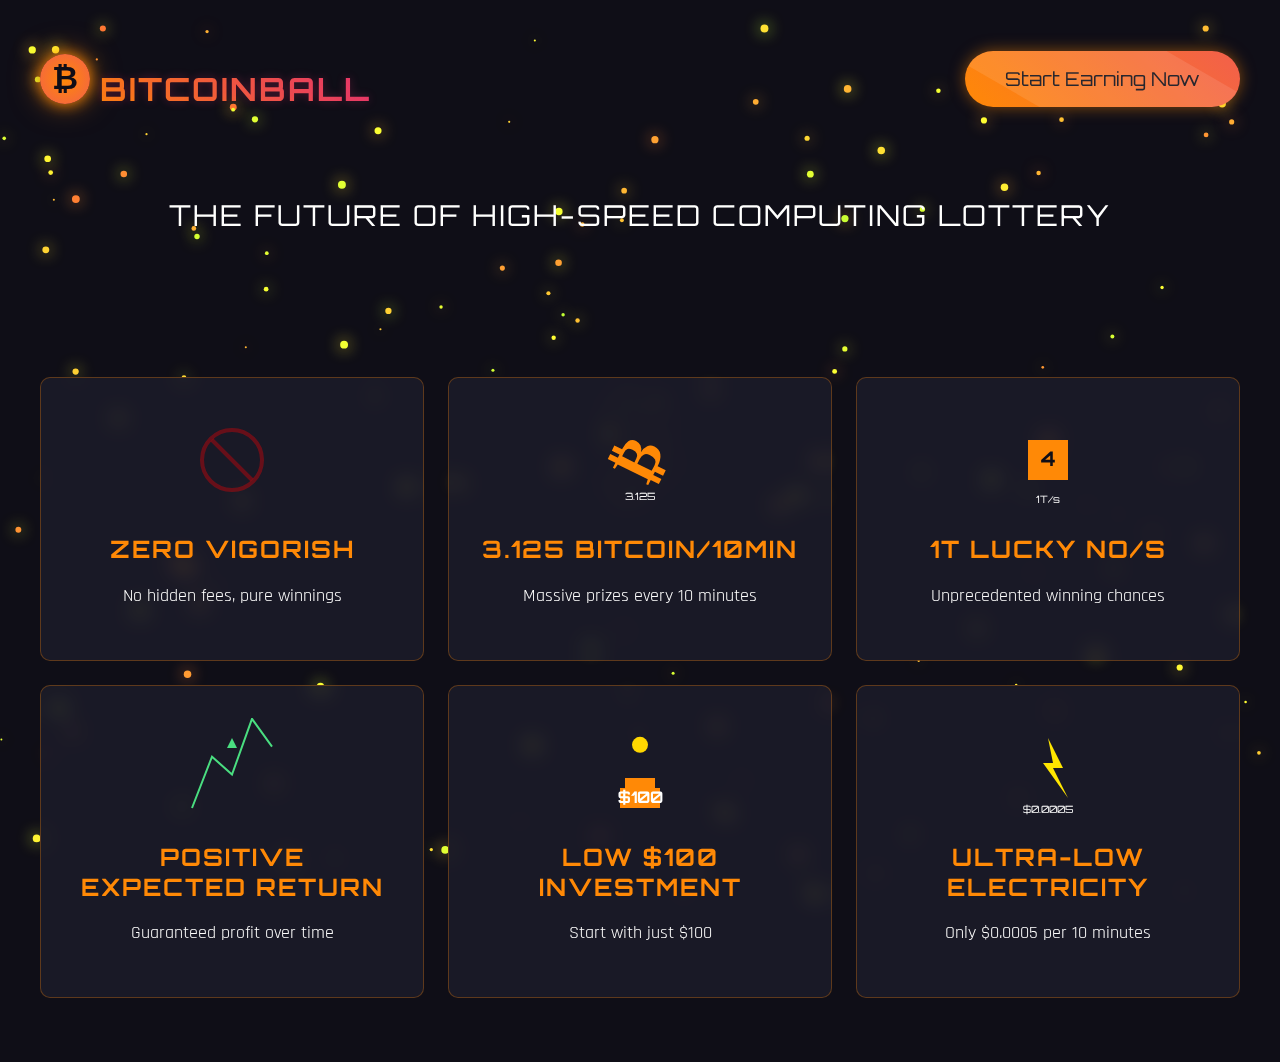
<file: index.html>
<!DOCTYPE html>
<html lang="en">
<head>
  <meta charset="UTF-8">
  <meta name="viewport" content="width=device-width, initial-scale=1.0">
  <title>BitcoinBall - High-Speed Bitcoin Lottery</title>
  <link rel="stylesheet" href="style.css">
  <link href="https://fonts.googleapis.com/css2?family=Orbitron:wght@400;700&family=Rajdhani:wght@300;500&display=swap" rel="stylesheet">
</head>
<body>
  <!-- 比特币粒子背景 -->
  <canvas id="bitcoinParticles"></canvas>
  
  <!-- 主内容区 -->
  <div class="container">
    <!-- Hero Section -->
    <div class="header-container">
      <div class="logo-title">
        <div class="bitcoin-model"></div>
        <h1>BitcoinBall</h1>
      </div>
      <button class="cta-glow">Start Earning Now</button>
    </div>
    <section class="hero">
      <h2>The Future of High-Speed Computing Lottery</h2>
    </section>
    
    <div class="value-props-container">
      <!-- 价值主张区 - 两行布局 -->
      <section class="value-props">
        <div class="prop-card">
          <canvas class="prop-canvas" id="vigorishCanvas"></canvas>
          <h3>Zero Vigorish</h3>
          <p>No hidden fees, pure winnings</p>
        </div>
        <div class="prop-card">
          <canvas class="prop-canvas" id="bitcoinCanvas"></canvas>
          <h3>3.125 Bitcoin/10min</h3>
          <p>Massive prizes every 10 minutes</p>
        </div>
        <div class="prop-card">
          <canvas class="prop-canvas" id="luckyCanvas"></canvas>
          <h3>1T Lucky No/s</h3>
          <p>Unprecedented winning chances</p>
        </div>
        <div class="prop-card">
          <canvas class="prop-canvas" id="returnCanvas"></canvas>
          <h3>Positive Expected Return</h3>
          <p>Guaranteed profit over time</p>
        </div>
        <div class="prop-card">
          <canvas class="prop-canvas" id="investmentCanvas"></canvas>
          <h3>Low $100 Investment</h3>
          <p>Start with just $100</p>
        </div>
        <div class="prop-card">
          <canvas class="prop-canvas" id="electricityCanvas"></canvas>
          <h3>Ultra-Low Electricity</h3>
          <p>Only $0.0005 per 10 minutes</p>
        </div>
      </section>
    </div>
    
  </div>
  
  <script src="main.js"></script>
</body>
</html>
</file>
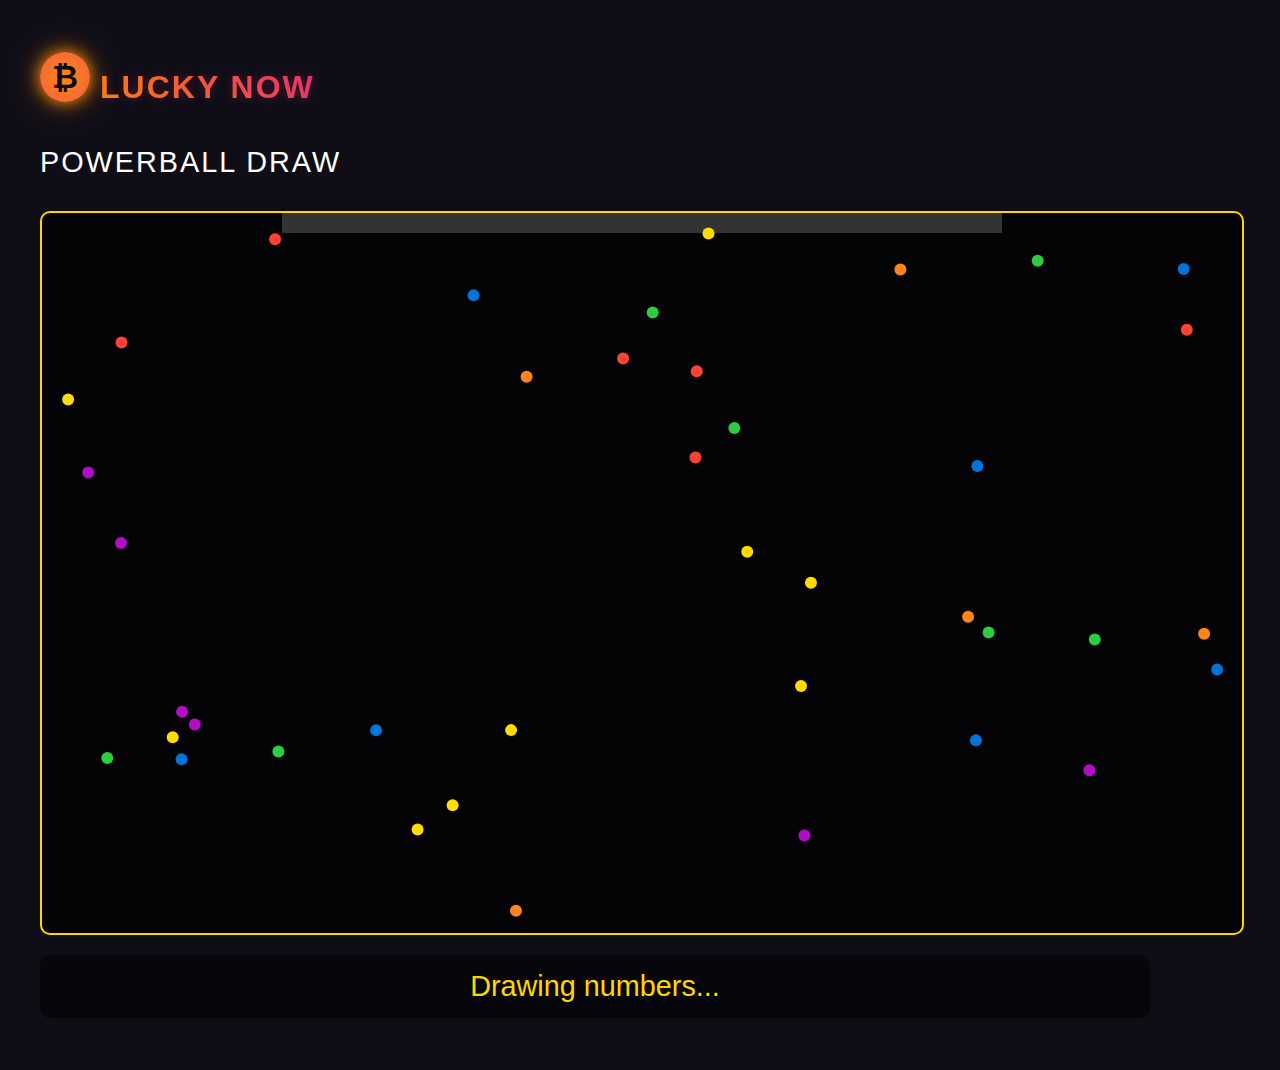
<file: lucky.html>
<!DOCTYPE html>
<html lang="en">
<head>
  <meta charset="UTF-8">
  <meta name="viewport" content="width=device-width, initial-scale=1.0">
  <title>Lucky Now - BitcoinBall</title>
  <link rel="stylesheet" href="style.css">
  <style>
    .animation-container {
      position: relative;
      width: 100%;
      height: 80vh;
      margin: 20px 0;
      border: 2px solid #ffd700;
      border-radius: 10px;
      overflow: hidden;
      background: rgba(0, 0, 0, 0.7);
    }
    
    canvas {
      position: absolute;
      top: 0;
      left: 0;
      width: 100%;
      height: 100%;
    }
    
    .result-display {
      text-align: center;
      font-size: 1.8rem;
      padding: 15px;
      background: rgba(0, 0, 0, 0.5);
      border-radius: 10px;
      margin: 20px auto;
      max-width: 90%;
      color: #ffd700;
      margin: 20px 0;
      font-family: 'Orbitron', sans-serif;
    }
  </style>
</head>
<body>
  <div class="container">
    <div class="header-container">
      <div class="logo-title">
        <div class="bitcoin-model"></div>
        <h1>Lucky Now</h1>
      </div>
    </div>
    
    <h2>Powerball Draw</h2>
    <div class="animation-container" id="powerball-container">
      <canvas id="powerball-canvas"></canvas>
    </div>
    <div class="result-display" id="powerball-result">Drawing numbers...</div>
  </div>
  
  <script src="lucky.js"></script>
</body>
</html>
</file>
<file: style.css>
/* 全局样式 */
body {
  margin: 0;
  padding: 0;
  font-family: 'Rajdhani', sans-serif;
  background-color: #0f0e17;
  color: #fffffe;
  overflow-x: hidden;
  position: relative;
}

/* 比特币粒子背景 */
#bitcoinParticles {
  position: fixed;
  top: 0;
  left: 0;
  width: 100%;
  height: 100%;
  z-index: -1;
}

.container {
  max-width: 1200px;
  margin: 0 auto;
  padding: 2rem;
}

/* 头部容器 */
.header-container {
  display: flex;
  justify-content: space-between;
  align-items: center;
  width: 100%;
  padding: 1rem 0;
  position: relative;
  z-index: 10;
}

.logo-title {
  display: flex;
  align-items: center;
}

.logo-title h1 {
  margin-bottom: 0;
  margin-left: 20px;
}

/* Hero 区域 */
.hero {
  text-align: center;
  padding: 3rem 0 5rem;
  position: relative;
}

.bitcoin-model {
  width: 50px;
  height: 50px;
  margin: 0;
  background: radial-gradient(circle, #ff8906 0%, #f25f4c 100%);
  border-radius: 50%;
  box-shadow: 0 0 15px #ff8906, 0 0 30px rgba(255, 137, 6, 0.5);
  position: relative;
  overflow: hidden;
}

.bitcoin-model::before {
  content: "₿";
  position: absolute;
  top: 50%;
  left: 50%;
  transform: translate(-50%, -50%);
  font-size: 2rem;
  font-weight: bold;
  color: #0f0e17;
}

.logo-title h1 {
  font-size: 2rem;
  margin-bottom: 0;
  margin-left: 10px;
}

h1, h2, h3 {
  font-family: 'Orbitron', sans-serif;
  text-transform: uppercase;
  letter-spacing: 2px;
}

h1 {
  font-size: 4rem;
  margin-bottom: 1rem;
  background: linear-gradient(45deg, #ff8906, #e53170);
  -webkit-background-clip: text;
  -webkit-text-fill-color: transparent;
  text-shadow: 0 0 10px rgba(229, 49, 112, 0.3);
}

.cta-glow {
  background: linear-gradient(45deg, #ff8906, #f25f4c);
  border: none;
  padding: 0.8rem 1.8rem;
  font-size: 1rem;
  font-family: 'Orbitron', sans-serif;
  color: #0f0e17;
  border-radius: 30px;
  cursor: pointer;
  position: relative;
  overflow: hidden;
  transition: all 0.3s ease;
  box-shadow: 0 0 15px rgba(255, 137, 6, 0.5);
}

h2 {
  font-size: 1.8rem;
  font-weight: 300;
  margin-bottom: 2rem;
}

/* CTA 按钮 */
.cta-glow {
  background: linear-gradient(45deg, #ff8906, #f25f4c);
  border: none;
  padding: 1rem 2.5rem;
  font-size: 1.2rem;
  font-family: 'Orbitron', sans-serif;
  color: #0f0e17;
  border-radius: 30px;
  cursor: pointer;
  position: relative;
  overflow: hidden;
  transition: all 0.3s ease;
  box-shadow: 0 0 15px rgba(255, 137, 6, 0.5);
}

.cta-glow:hover {
  transform: translateY(-3px);
  box-shadow: 0 0 25px rgba(255, 137, 6, 0.8);
}

.cta-glow::after {
  content: "";
  position: absolute;
  top: -50%;
  left: -50%;
  width: 200%;
  height: 200%;
  background: rgba(255, 255, 255, 0.1);
  transform: rotate(30deg);
  transition: all 0.6s ease;
}

.cta-glow:hover::after {
  transform: rotate(30deg) translate(100%, 100%);
}

/* 价值主张卡片 - 新布局：两行 */
.value-props {
  display: grid;
  grid-template-columns: repeat(3, 1fr);
  gap: 1.5rem;
  margin: 2rem 0;
}

.value-props-container {
  display: flex;
  flex-direction: column;
  gap: 2rem;
}

@media (max-width: 900px) {
  .value-props {
    grid-template-columns: 1fr;
  }
}

.prop-card {
  background: rgba(30, 30, 46, 0.7);
  border: 1px solid rgba(255, 137, 6, 0.3);
  border-radius: 10px;
  padding: 2rem;
  text-align: center;
  transition: all 0.3s ease;
  backdrop-filter: blur(10px);
}

.prop-card:hover {
  transform: translateY(-10px);
  box-shadow: 0 10px 20px rgba(0, 0, 0, 0.3);
  border-color: #ff8906;
}

.prop-card canvas.prop-canvas {
  width: 100px;
  height: 100px;
  margin: 0 auto 1rem;
  display: block;
}

.prop-card h3 {
  font-size: 1.5rem;
  margin-bottom: 1rem;
  color: #ff8906;
}

.prop-card p {
  font-size: 1.1rem;
  line-height: 1.6;
}
</file>
